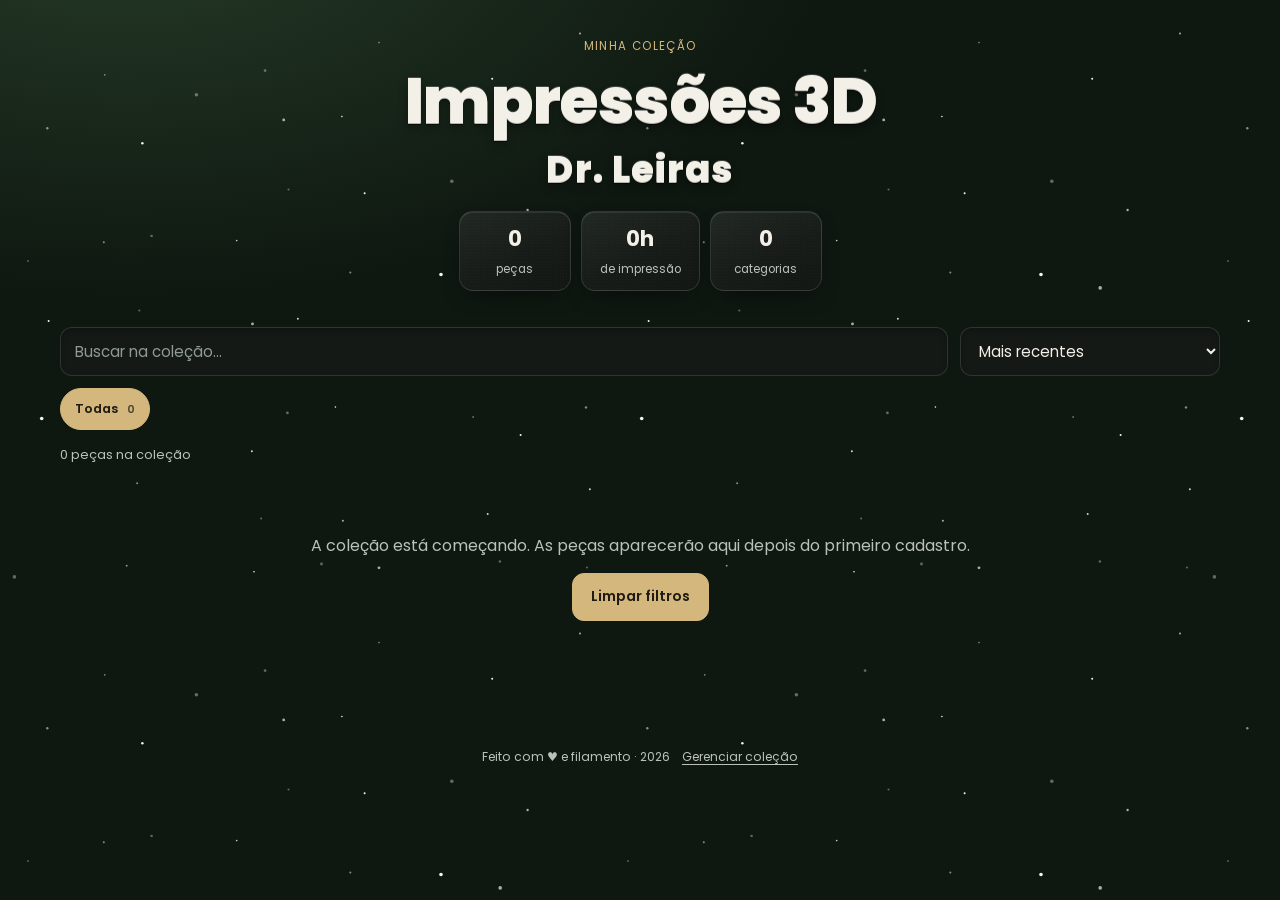
<file: index.html>
<!doctype html>
<html lang="pt-BR">
<head>
  <meta charset="utf-8">
  <meta name="viewport" content="width=device-width, initial-scale=1">
  <title>Impressões 3D - Dr. Leiras</title>
  <meta name="description" content="Coleção de peças impressos em 3D por Dr. Leiras.">
  <meta name="theme-color" content="#0e1710">
  <meta property="og:title" content="Impressões 3D - Dr. Leiras">
  <meta property="og:description" content="Coleção de peças impressos em 3D.">
  <link rel="icon" href="data:image/svg+xml,%3Csvg xmlns='http://www.w3.org/2000/svg' viewBox='0 0 100 100'%3E%3Ctext y='.9em' font-size='90'%3E🧸%3C/text%3E%3C/svg%3E">
  <link rel="preconnect" href="https://fonts.googleapis.com">
  <link href="https://fonts.googleapis.com/css2?family=Poppins:wght@400;500;600;700;800&display=swap" rel="stylesheet">
  <link rel="stylesheet" href="style.css?v=11">
</head>
<body>
  <header class="hero">
    <div class="hero-inner">
      <p class="eyebrow">Minha coleção</p>
      <h1><span class="l1">Impressões 3D</span><span class="l2">Dr. Leiras</span></h1>
      <div class="stats" id="stats"></div>
    </div>
  </header>

  <main>
    <section class="toolbar">
      <input id="search" type="search" placeholder="Buscar na coleção..." aria-label="Buscar por nome, categoria ou material">
      <div class="chips" id="chips"></div>
      <select id="sort" aria-label="Ordenar">
        <option value="recent">Mais recentes</option>
        <option value="name">Nome (A–Z)</option>
        <option value="time">Maior tempo de impressão</option>
      </select>
    </section>

    <p class="resultado" id="resultado" aria-live="polite"></p>
    <section class="grid" id="grid"></section>
    <div class="empty" id="empty" hidden>
      <p>Nenhuma peça encontrada.</p>
      <button class="limpar" id="limpar" type="button">Limpar filtros</button>
    </div>
  </main>

  <div class="lightbox" id="lightbox" role="dialog" aria-modal="true" aria-labelledby="pieceTitle" hidden>
    <div class="lb-card">
      <button class="lb-close" id="lbClose" aria-label="Fechar">×</button>
      <div class="lb-img" id="lbImg"></div>
      <div class="lb-info" id="lbInfo"></div>
    </div>
  </div>

  <footer>Feito com ♥ e filamento · <span id="year"></span><a href="admin.html">Gerenciar coleção</a></footer>

  <script src="data.js"></script>
  <script src="app.js?v=11"></script>
</body>
</html>
</file>
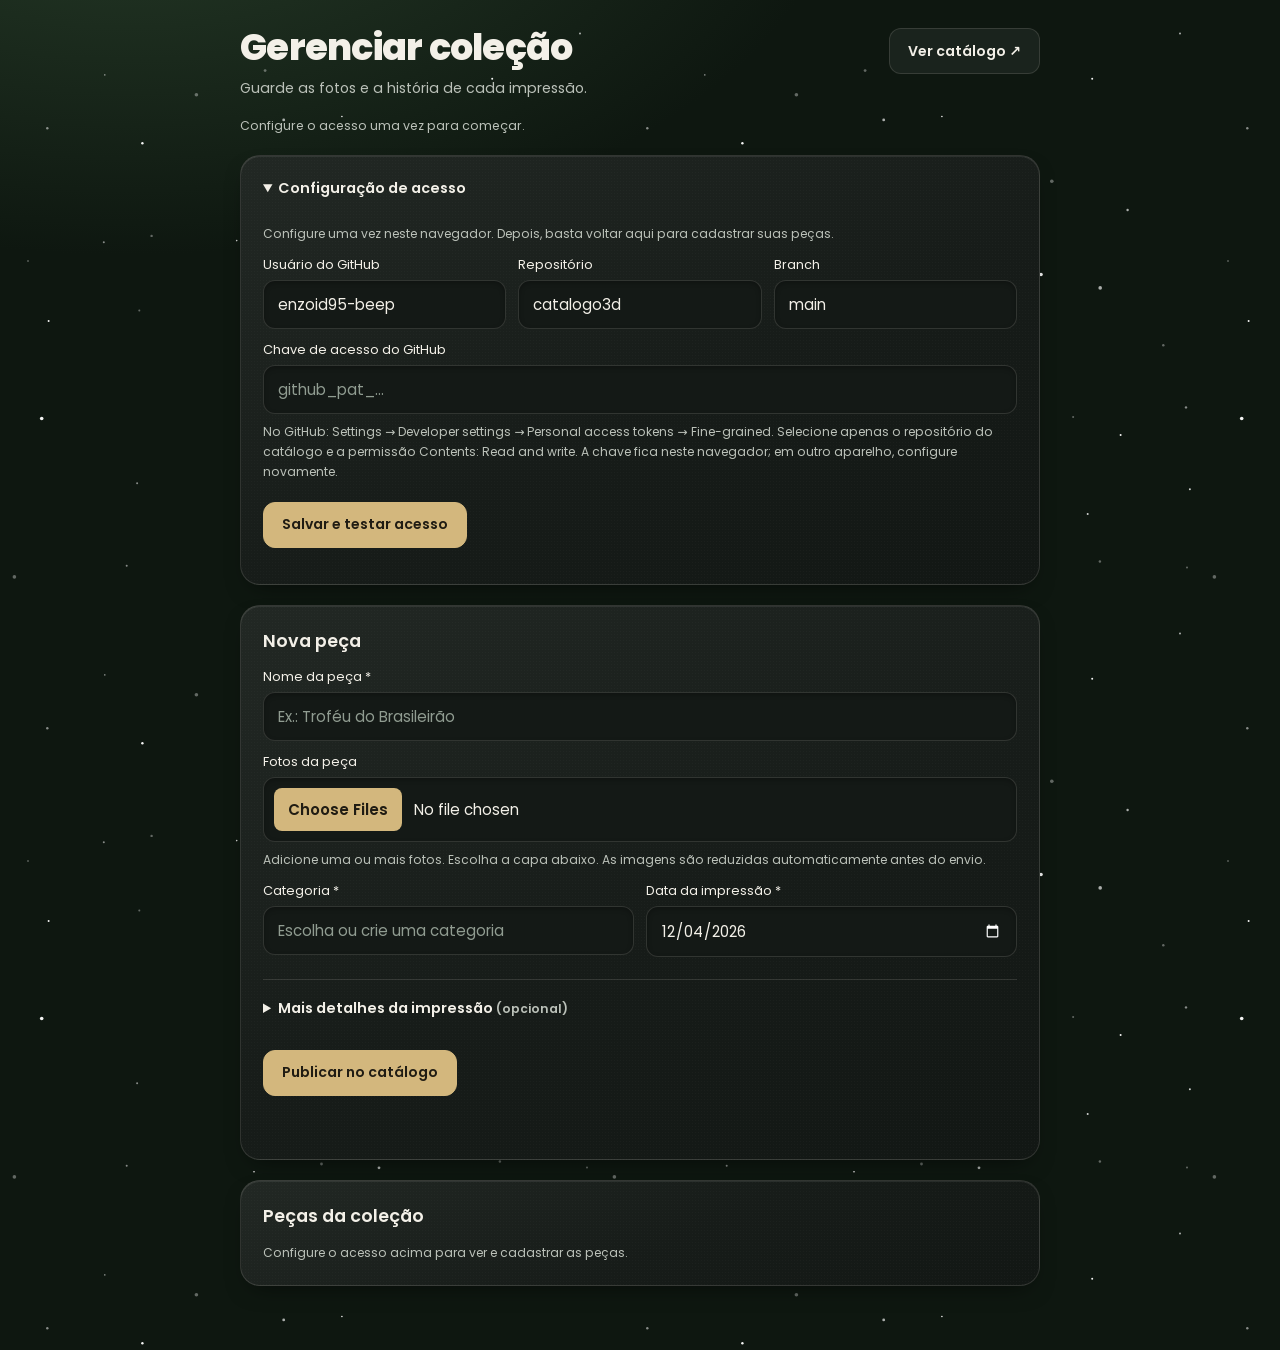
<file: admin.html>
<!doctype html>
<html lang="pt-BR">
<head>
  <meta charset="utf-8"><meta name="viewport" content="width=device-width, initial-scale=1">
  <meta name="robots" content="noindex"><meta name="theme-color" content="#0e1710">
  <title>Minha coleção · Impressões 3D - Dr. Leiras</title>
  <link rel="preconnect" href="https://fonts.googleapis.com">
  <link href="https://fonts.googleapis.com/css2?family=Poppins:wght@400;500;600;700;800&display=swap" rel="stylesheet">
  <link rel="stylesheet" href="style.css?v=11">
</head>
<body>
<div class="wrap">
  <header class="admin-header"><div><h1>Gerenciar coleção</h1><p class="sub">Guarde as fotos e a história de cada impressão.</p></div><a class="btn ghost" href="index.html">Ver catálogo ↗</a></header>
  <p class="connection-status" id="connectionStatus" role="status">Conferindo conexão…</p>
  <details class="panel" id="cfgPanel">
    <summary>Configuração de acesso</summary>
    <p class="hint">Configure uma vez neste navegador. Depois, basta voltar aqui para cadastrar suas peças.</p>
    <fieldset id="cfgFields">
      <div class="row3"><div><label for="cOwner">Usuário do GitHub</label><input id="cOwner" value="enzoid95-beep" autocomplete="off"></div><div><label for="cRepo">Repositório</label><input id="cRepo" value="catalogo3d" autocomplete="off"></div><div><label for="cBranch">Branch</label><input id="cBranch" value="main" autocomplete="off"></div></div>
      <label for="cToken">Chave de acesso do GitHub</label><input id="cToken" type="password" placeholder="github_pat_…" autocomplete="off">
      <p class="hint">No GitHub: Settings → Developer settings → Personal access tokens → Fine-grained. Selecione apenas o repositório do catálogo e a permissão Contents: Read and write. A chave fica neste navegador; em outro aparelho, configure novamente.</p>
      <div class="actions"><button class="btn" id="saveCfg" type="button">Salvar e testar acesso</button></div>
    </fieldset>
    <div class="log" id="cfgLog" role="status" aria-live="polite"></div>
  </details>
  <form class="panel" id="form">
    <h2 id="formTitulo">Nova peça</h2>
    <div class="draft-banner" id="draftBanner" hidden><span id="draftMessage"></span><button class="btn ghost" id="discardDraft" type="button">Descartar rascunho</button></div>
    <fieldset id="editor">
      <div class="edit-banner" id="editBanner" hidden><b id="editNome"></b><button class="btn ghost" id="cancelEdit" type="button">Cancelar edição</button></div>
      <div class="form-top">
        <label for="nome">Nome da peça *</label><input id="nome" required maxlength="180" placeholder="Ex.: Troféu do Brasileirão">
        <label for="fotos">Fotos da peça</label><input id="fotos" type="file" accept="image/*" multiple>
        <p class="hint">Adicione uma ou mais fotos. Escolha a capa abaixo. As imagens são reduzidas automaticamente antes do envio.</p>
        <div class="previews" id="previews"></div>
        <div class="cover-tools" id="coverTools" hidden>
          <h3>Como a capa aparece no catálogo</h3>
          <div class="cover-layout"><div class="cover-preview"><img id="coverPreview" alt="Prévia da capa"></div><div>
            <label for="capaModo">Enquadramento</label><select id="capaModo"><option value="contain">Foto inteira — sem cortes</option><option value="cover">Preencher o quadrado</option></select>
            <div class="cover-sliders" id="coverSliders" hidden><div><label for="capaX">Posição horizontal</label><input id="capaX" type="range" min="0" max="100" value="50"></div><div><label for="capaY">Posição vertical</label><input id="capaY" type="range" min="0" max="100" value="50"></div></div>
            <p class="hint">O enquadramento afeta só a capa. A galeria sempre mostra a foto inteira.</p>
          </div></div>
        </div>
        <div class="row"><div><label for="categoria">Categoria *</label><input id="categoria" list="cats" required maxlength="100" placeholder="Escolha ou crie uma categoria"><datalist id="cats"></datalist></div><div><label for="data">Data da impressão *</label><input id="data" type="date" required></div></div>
      </div>
      <details class="optional" id="moreDetails">
        <summary>Mais detalhes da impressão <span class="hint">(opcional)</span></summary>
        <label for="descricao">Sobre a peça</label><textarea id="descricao" maxlength="6000" placeholder="Conte a história dessa impressão, para quem foi feita…"></textarea>
        <div class="row"><div><label for="tempoH">Tempo: horas</label><input id="tempoH" type="number" min="0" max="100000" step="1" inputmode="numeric" placeholder="5"></div><div><label for="tempoM">Tempo: minutos</label><input id="tempoM" type="number" min="0" max="59" step="1" inputmode="numeric" placeholder="30"></div></div>
        <div class="row"><div><label for="material">Material / filamento</label><input id="material" list="materials" maxlength="150" placeholder="Ex.: PLA fosco preto"><datalist id="materials"><option value="PLA"><option value="PLA Matte"><option value="PETG"><option value="TPU"><option value="ABS"><option value="Resina"></datalist></div><div><label for="filamento">Filamento usado (gramas)</label><input id="filamento" type="number" min="0" step="0.1" inputmode="decimal" placeholder="Ex.: 85"></div></div>
        <label for="tamanho">Tamanho da peça</label><input id="tamanho" maxlength="150" placeholder="Ex.: 15 cm de altura ou 10 × 8 × 15 cm">
        <label for="modelo">Link do modelo original</label><input id="modelo" type="url" placeholder="https://…" maxlength="2000"><p class="hint">Pode ser um link do MakerWorld, Printables ou outro site.</p>
        <label for="observacoes">Observações da impressão</label><textarea id="observacoes" maxlength="6000" placeholder="Ex.: camada de 0,2 mm, suporte na base, o que funcionou e o que mudaria…"></textarea>
        <label for="tags">Palavras-chave</label><input id="tags" maxlength="500" placeholder="Ex.: articulado, presente, futebol"><p class="hint">Separe as palavras por vírgula. Os detalhes preenchidos aparecem na página da peça.</p>
        <label for="emoji">Símbolo para peças sem foto</label><input id="emoji" maxlength="16" placeholder="🧸">
      </details>
      <div class="actions"><button class="btn" id="send" type="submit">Publicar no catálogo</button></div>
    </fieldset>
    <p class="draft-status" id="draftStatus" role="status" aria-live="polite"></p>
    <div class="progress-box" id="publishProgress" hidden><p id="progressText" role="status" aria-live="polite"></p><progress id="progressBar" max="100" value="0" aria-label="Progresso da publicação"></progress></div>
    <div class="log" id="log" role="status" aria-live="polite"></div>
  </form>
  <section class="panel"><h2>Peças da coleção</h2><input id="buscaLista" type="search" placeholder="Buscar uma peça para editar…" aria-label="Buscar nas peças cadastradas" hidden><p class="total" id="total"></p><div id="list"><p class="hint">As peças aparecerão aqui depois de conectar.</p></div></section>
</div><div class="toast" id="toast" role="status" hidden></div>
<script>
const $=s=>document.querySelector(s);
const LS='catalogo-admin-cfg';
const FIELD_IDS=['nome','categoria','data','descricao','tempoH','tempoM','material','filamento','tamanho','modelo','observacoes','tags','emoji','capaModo','capaX','capaY'];
let cfg={owner:'enzoid95-beep',repo:'catalogo3d',branch:'main',token:''};
try{const saved=JSON.parse(localStorage.getItem(LS)||'{}');for(const k of Object.keys(cfg))if(typeof saved[k]==='string')cfg[k]=saved[k];}catch{}
let fotosForm=[],editando=null,bonecosCache=[],busy=false,loadingList=false;
let draftTimer,draftSerial=0,savedSerial=0,draftQueue=Promise.resolve(),dbPromise=null,draftAvailable=true;
let novoId=criarId();
function criarId(){return globalThis.crypto?.randomUUID?.()||'peca-'+Date.now().toString(36)+'-'+Math.random().toString(36).slice(2);}
function esc(t){return String(t??'').replace(/[&<>"']/g,c=>({'&':'&amp;','<':'&lt;','>':'&gt;','"':'&quot;',"'":'&#39;'}[c]));}
function normalizar(t){return String(t??'').normalize('NFD').replace(/[\u0300-\u036f]/g,'').toLowerCase();}
function slug(s){return normalizar(s).replace(/[^a-z0-9]+/g,'-').replace(/^-|-$/g,'')||'peca';}
function hoje(){const d=new Date();return `${d.getFullYear()}-${String(d.getMonth()+1).padStart(2,'0')}-${String(d.getDate()).padStart(2,'0')}`;}
function setLog(el,msg,cls=''){el.textContent=msg;el.className='log '+cls;}
function setConnection(msg,ok=false){$('#connectionStatus').textContent=msg;$('#connectionStatus').className='connection-status'+(ok?' ok':'');}
function aviso(msg){const t=$('#toast');t.textContent=msg;t.hidden=false;clearTimeout(aviso.timer);aviso.timer=setTimeout(()=>t.hidden=true,3500);}
function urlModelo(value){if(!value.trim())return '';let u;try{u=new URL(value.trim());}catch{throw new Error('Confira o link do modelo. Ele deve começar com https:// ou http://.');}if(!['https:','http:'].includes(u.protocol))throw new Error('Use um link do modelo com https:// ou http://.');return u.href;}
function fotosDe(b){return Array.isArray(b.fotos)&&b.fotos.length?b.fotos:(b.foto?[b.foto]:[]);}
function mesmaPeca(b,ref){return ref.id?b.id===ref.id:b.nome===ref.nome&&b.data===ref.data;}
function fingerprint(b){return JSON.stringify(b);}
function tempoDoForm(){const h=Number($('#tempoH').value)||0,m=Number($('#tempoM').value)||0;if(!Number.isInteger(h)||h<0||h>100000||!Number.isInteger(m)||m<0||m>59)throw new Error('Preencha o tempo com horas inteiras e minutos entre 0 e 59.');return $('#tempoH').value!==''||$('#tempoM').value!==''?(h*60+m)/60:undefined;}
function capaDoForm(){return {ajuste:$('#capaModo').value==='cover'?'cover':'contain',x:Number($('#capaX').value),y:Number($('#capaY').value)};}
function lock(value){busy=value;$('#editor').disabled=value;$('#cfgFields').disabled=value;$('#discardDraft').disabled=value;$('#list').querySelectorAll('button').forEach(b=>b.disabled=value);}
function progresso(msg,value){$('#publishProgress').hidden=false;$('#progressText').textContent=msg;$('#progressBar').value=value;}
/* Acesso já configurado fica recolhido, sem pedir a chave a cada cadastro. */
for(const [id,key] of [['cOwner','owner'],['cRepo','repo'],['cBranch','branch'],['cToken','token']])$('#'+id).value=cfg[key];
$('#data').value=hoje();$('#cfgPanel').open=!cfg.token;
async function gh(path,opts={}){
  const base=`https://api.github.com/repos/${encodeURIComponent(cfg.owner)}/${encodeURIComponent(cfg.repo)}`;
  const headers={Accept:'application/vnd.github+json',Authorization:'Bearer '+cfg.token,'X-GitHub-Api-Version':'2022-11-28'};
  if(opts.body)headers['Content-Type']='application/json';
  let r;try{r=await fetch(base+(path?'/'+path:''),{...opts,cache:'no-store',headers});}catch{throw new Error('Não foi possível conectar. Confira a internet e tente novamente.');}
  if(!r.ok){
    const msgs={401:'A chave de acesso não foi aceita. Confira a configuração de acesso.',403:'O acesso foi recusado. Confira a validade da chave e a permissão Contents: Read and write.',404:'Não encontrei o repositório ou arquivo. Confira usuário, repositório, branch e acesso.',409:'O catálogo foi alterado durante o envio. Recarregue a lista e tente novamente; seu rascunho foi mantido.',422:'O GitHub não aceitou os dados. Confira a configuração e tente novamente.'};
    const err=new Error(msgs[r.status]||`Não foi possível concluir o envio (erro ${r.status}). Tente novamente.`);err.status=r.status;throw err;
  }
  return r.status===204?null:r.json();
}
async function getFile(path){try{return await gh(`contents/${path.split('/').map(encodeURIComponent).join('/')}?ref=${encodeURIComponent(cfg.branch)}`);}catch(e){if(e.status===404)return null;throw e;}}
function putFile(path,content,message,sha){return gh('contents/'+path.split('/').map(encodeURIComponent).join('/'),{method:'PUT',body:JSON.stringify({message,content,branch:cfg.branch,...(sha?{sha}:{})})});}
function utf8ToB64(s){const bytes=new TextEncoder().encode(s);let binary='';for(const b of bytes)binary+=String.fromCharCode(b);return btoa(binary);}
function b64ToUtf8(b){return new TextDecoder().decode(Uint8Array.from(atob(b.replace(/\s/g,'')),c=>c.charCodeAt(0)));}
async function lerBonecos(){
  const f=await getFile('data.js');if(!f)return {arr:[],sha:null};
  if(!f.content)throw new Error('O catálogo não pôde ser lido. Tente novamente.');
  const txt=b64ToUtf8(f.content),m=txt.match(/const BONECOS\s*=\s*(\[[\s\S]*\])\s*;?\s*$/);
  if(!m)throw new Error('O arquivo do catálogo está em um formato inesperado.');
  let arr;try{arr=JSON.parse(m[1]);}catch{throw new Error('Não consegui ler os dados do catálogo. O arquivo deve conter uma lista JSON válida.');}
  if(!Array.isArray(arr))throw new Error('O catálogo deve conter uma lista de peças.');return {arr,sha:f.sha};
}
const gerarDataJs=arr=>'// Lista de peças. Atualizada pela página admin.html.\nconst BONECOS = '+JSON.stringify(arr,null,2)+';\n';
function redimensionar(file,max=2000){return new Promise((resolve,reject)=>{
  const url=URL.createObjectURL(file),img=new Image();
  img.onload=()=>{try{
    const k=Math.min(1,max/Math.max(img.naturalWidth,img.naturalHeight));const c=document.createElement('canvas');c.width=Math.max(1,Math.round(img.naturalWidth*k));c.height=Math.max(1,Math.round(img.naturalHeight*k));
    const ctx=c.getContext('2d');if(!ctx)throw new Error('Este navegador não conseguiu preparar as fotos.');
    ctx.fillStyle='#f3f0e8';ctx.fillRect(0,0,c.width,c.height);ctx.drawImage(img,0,0,c.width,c.height);resolve(c.toDataURL('image/jpeg',.9).split(',')[1]);
  }catch(e){reject(e);}finally{URL.revokeObjectURL(url);}};
  img.onerror=()=>{URL.revokeObjectURL(url);reject(new Error(`Não consegui abrir a foto “${file.name}”. Tente enviar em JPG, PNG ou WebP.`));};img.src=url;
});}
function atualizarCapa(){
  const f=fotosForm[0];$('#coverTools').hidden=!f;$('#coverSliders').hidden=$('#capaModo').value!=='cover';
  const im=$('#coverPreview');if(!f){im.removeAttribute('src');return;}
  const src=f.url||f.old||f.path;if(im.getAttribute('src')!==src)im.src=src;
  const c=capaDoForm();im.style.objectFit=c.ajuste;im.style.objectPosition=`${c.x}% ${c.y}%`;
}
function renderPrev(){
  $('#previews').innerHTML=fotosForm.map((f,i)=>`<div class="pv ${i===0?'capa':''}"><img src="${esc(f.url||f.old||f.path)}" alt="Foto ${i+1}"><div class="pv-actions">${i!==0?`<button type="button" data-cap="${i}" aria-label="Usar foto ${i+1} como capa">Usar capa</button>`:''}<button type="button" class="rm" data-rm="${i}" aria-label="Remover foto ${i+1}">Remover</button></div>${i===0?'<span class="tg">Capa da peça</span>':''}</div>`).join('');
  atualizarCapa();
}
$('#fotos').addEventListener('change',e=>{
  if(busy)return;
  const rejeitadas=[];
  for(const file of e.target.files){if(!file.type.startsWith('image/')){rejeitadas.push(file.name);continue;}fotosForm.push({file,url:URL.createObjectURL(file)});}
  e.target.value='';renderPrev();agendarRascunho();
  if(rejeitadas.length)setLog($('#log'),'Escolha apenas arquivos de imagem. Alguns arquivos não foram adicionados.','err');
});
$('#previews').addEventListener('click',e=>{
  if(busy)return;const r=e.target.closest('[data-rm]'),m=e.target.closest('[data-cap]');
  if(r){const [f]=fotosForm.splice(Number(r.dataset.rm),1);if(f?.url)URL.revokeObjectURL(f.url);}
  if(m){const [f]=fotosForm.splice(Number(m.dataset.cap),1);if(f)fotosForm.unshift(f);$('#capaX').value=50;$('#capaY').value=50;}
  if(r||m){renderPrev();agendarRascunho();}
});
for(const id of ['capaModo','capaX','capaY'])$('#'+id).addEventListener('input',atualizarCapa);
/* Rascunho local: IndexedDB guarda também as fotos. Texto tem cópia de reserva. */
function draftKey(){return `catalogo-draft:${cfg.owner}/${cfg.repo}/${cfg.branch}`;}
function abrirDB(){
  if(dbPromise)return dbPromise;
  dbPromise=new Promise((resolve,reject)=>{
    if(typeof indexedDB==='undefined'){reject(new Error('Armazenamento indisponível'));return;}
    const req=indexedDB.open('catalogo3d-rascunhos',1);
    req.onupgradeneeded=()=>{if(!req.result.objectStoreNames.contains('drafts'))req.result.createObjectStore('drafts');};
    req.onsuccess=()=>{const db=req.result;db.onversionchange=()=>db.close();resolve(db);};req.onerror=()=>reject(req.error);req.onblocked=()=>reject(new Error('Rascunhos bloqueados por outra aba.'));
  });return dbPromise;
}
async function dbAction(action,value,key=draftKey()){
  const db=await abrirDB();return new Promise((resolve,reject)=>{
    const tx=db.transaction('drafts',action==='get'?'readonly':'readwrite'),store=tx.objectStore('drafts');let req,result;
    if(action==='get')req=store.get(key);else if(action==='put')req=store.put(value,key);else req=store.delete(key);
    req.onsuccess=()=>{result=req.result;};tx.oncomplete=()=>resolve(result);tx.onerror=()=>reject(tx.error);tx.onabort=()=>reject(tx.error||new Error('Não foi possível salvar o rascunho.'));
  });
}
function snapshot(){return {values:Object.fromEntries(FIELD_IDS.map(id=>[id,$('#'+id).value])),photos:fotosForm.map(f=>({old:f.old,path:f.path,file:f.file})),edit:editando,novoId,updated:Date.now()};}
function hasWork(s){return Boolean(s?.edit||s?.photos?.length||FIELD_IDS.some(id=>!['data','capaModo','capaX','capaY'].includes(id)&&String(s?.values?.[id]||'').trim()));}
function textoReserva(state){return {...state,photos:state.photos.map(f=>({old:f.old,path:f.path,missing:!!f.file,name:f.file?.name})),textOnly:true};}
function agendarRascunho(){if(busy)return;draftSerial++;$('#draftStatus').className='draft-status';$('#draftStatus').textContent='Salvando rascunho…';clearTimeout(draftTimer);draftTimer=setTimeout(salvarRascunho,450);}
function salvarRascunho(){
  clearTimeout(draftTimer);const state=snapshot(),serial=draftSerial,key=draftKey();
  draftQueue=draftQueue.catch(()=>{}).then(async()=>{
    let textSaved=false;
    try{if(hasWork(state))localStorage.setItem(key,JSON.stringify(textoReserva(state)));else localStorage.removeItem(key);textSaved=true;}catch{}
    try{if(hasWork(state))await dbAction('put',state,key);else await dbAction('delete',null,key);
      draftAvailable=true;savedSerial=Math.max(savedSerial,serial);
      if(serial===draftSerial){$('#draftStatus').className='draft-status';$('#draftStatus').textContent=hasWork(state)?'Rascunho salvo neste navegador, incluindo as fotos.':'';}
    }catch{
      draftAvailable=false;
      if(textSaved)savedSerial=Math.max(savedSerial,serial);
      if(serial===draftSerial){$('#draftStatus').className='draft-status err';$('#draftStatus').textContent=textSaved?'Texto salvo. As fotos novas não puderam ser guardadas; se fechar a página, será preciso adicioná-las novamente.':'Não consegui salvar o rascunho neste navegador. Mantenha a página aberta até concluir o cadastro.';}
    }
  });return draftQueue;
}
async function apagarRascunho(){
  clearTimeout(draftTimer);await draftQueue;const key=draftKey();
  // A marca de descarte impede recuperar uma cópia antiga se IndexedDB falhar.
  let cleared=false;
  try{localStorage.setItem(key,JSON.stringify({cleared:true,updated:Date.now(),values:{},photos:[]}));cleared=true;}catch{}
  try{await dbAction('delete',null,key);cleared=true;try{localStorage.removeItem(key);}catch{}}catch{}
  if(!cleared)throw new Error('O navegador não conseguiu descartar o rascunho.');
  draftSerial=0;savedSerial=0;$('#draftBanner').hidden=true;$('#draftStatus').textContent='';
}
function liberarFotos(){fotosForm.forEach(f=>{if(f.url)URL.revokeObjectURL(f.url);});fotosForm=[];}
function resetForm(){
  liberarFotos();$('#form').reset();editando=null;novoId=criarId();$('#data').value=hoje();$('#editBanner').hidden=true;$('#formTitulo').textContent='Nova peça';$('#send').textContent='Publicar no catálogo';$('#moreDetails').open=false;renderPrev();
}
async function restaurarRascunho(){
  let s;try{s=await dbAction('get');}catch{draftAvailable=false;}
  let backup;try{backup=JSON.parse(localStorage.getItem(draftKey())||'null');}catch{}
  if(backup&&(!s||backup.updated>s.updated))s=backup;
  if(!s||s.cleared||!hasWork(s))return;
  novoId=typeof s.novoId==='string'?s.novoId:criarId();
  for(const id of FIELD_IDS)if(typeof s.values?.[id]==='string')$('#'+id).value=s.values[id];
  editando=s.edit||null;let missing=0;
  fotosForm=(s.photos||[]).flatMap(f=>{if(f.missing){if(f.path)return [{old:f.path}];missing++;return [];}if(f.file instanceof Blob)return [{...f,url:URL.createObjectURL(f.file)}];return f.old||f.path?[{...f}]:[];});
  if(editando){$('#formTitulo').textContent='Editar peça';$('#send').textContent='Salvar alterações';$('#editBanner').hidden=false;$('#editNome').textContent='Editando: '+editando.nome;}
  renderPrev();$('#draftBanner').hidden=false;$('#draftMessage').textContent='Rascunho recuperado de '+new Date(s.updated).toLocaleString('pt-BR',{day:'2-digit',month:'2-digit',hour:'2-digit',minute:'2-digit'})+'.';
  $('#draftStatus').textContent=missing?`${missing} foto(s) nova(s) não foram guardadas. Adicione novamente antes de publicar.`:'Você pode continuar de onde parou.';$('#draftStatus').className='draft-status'+(missing?' err':'');
}
$('#form').addEventListener('input',e=>{if(e.target.id!=='fotos')agendarRascunho();});
$('#form').addEventListener('change',e=>{if(e.target.id!=='fotos')agendarRascunho();});
$('#discardDraft').addEventListener('click',async()=>{if(busy||!confirm('Descartar este rascunho? As peças já publicadas continuarão no catálogo.'))return;lock(true);try{await apagarRascunho();resetForm();setLog($('#log'),'');aviso('Rascunho descartado');}catch(e){setLog($('#log'),e.message,'err');}finally{lock(false);}});
$('#cancelEdit').addEventListener('click',async()=>{if(busy||!confirm('Cancelar a edição e descartar este rascunho?'))return;lock(true);try{await apagarRascunho();resetForm();setLog($('#log'),'');}catch(e){setLog($('#log'),e.message,'err');}finally{lock(false);}});
window.addEventListener('beforeunload',e=>{if(busy||draftSerial>savedSerial||(!draftAvailable&&fotosForm.some(f=>f.file))){e.preventDefault();e.returnValue='';}});

const CATEGORIAS_PADRAO = [
  "Animais","Anime e Mangá","Arquitetura","Arte e Esculturas","Aviões","Brinquedos","Bustos e Retratos",
  "Carros e Veículos","Chaveiros","Cosplay","Criaturas Marinhas","Decoração","Desenhos Animados",
  "Dinossauros","Dragões","Esportes","Família","Fantasia","Ferramentas e Suportes","Filmes e Séries",
  "Futebol","Games","Guerreiros e Medieval","Halloween","Heróis e Vilões","Insetos","Instrumentos Musicais",
  "Miniaturas de RPG","Monstros","Música","Natal","Naves Espaciais","Pets","Piratas","Plantas e Vasos",
  "Presentes","Páscoa","Robôs","Sci-fi","Terror","Utilidades"
];

function montarCategorias(extras=[]){const todas=[...new Set([...CATEGORIAS_PADRAO,...extras.filter(Boolean)])].sort((a,b)=>a.localeCompare(b,'pt-BR'));$('#cats').innerHTML=todas.map(c=>`<option value="${esc(c)}">`).join('');}
function desenharLista(){
  const q=normalizar($('#buscaLista').value.trim());
  const itens=bonecosCache.map((b,i)=>({b,i})).filter(({b})=>normalizar([b.nome,b.categoria,b.material,...(b.tags||[])].join(' ')).includes(q)).sort((x,y)=>String(y.b.data||'').localeCompare(String(x.b.data||'')));
  $('#total').textContent=`${bonecosCache.length} ${bonecosCache.length===1?'peça cadastrada':'peças cadastradas'}`+(q?` · ${itens.length} encontrada(s)`: '');
  if(!itens.length){$('#list').innerHTML=`<p class="hint">${q?'Nenhuma peça encontrada.':'Sua primeira peça pode ser cadastrada no formulário acima.'}</p>`;return;}
  $('#list').innerHTML=itens.map(({b,i})=>{
    const cap=fotosDe(b)[0];
    return `<div class="item">${cap?`<img src="${esc(cap)}" alt="${esc(b.nome)}" loading="lazy">`:`<div class="mini">${esc(b.emoji||'🧸')}</div>`}<b>${esc(b.nome)}<small>${esc(b.categoria)} · ${fotosDe(b).length} foto(s) · ${esc(b.data||'')}</small></b><div class="acoes"><button type="button" class="btn ghost" data-edit="${i}">Editar</button><button type="button" class="btn danger" data-delete="${i}">Excluir</button></div></div>`;
  }).join('');
  $('#list').querySelectorAll('img').forEach(im=>im.addEventListener('error',()=>{const d=document.createElement('div');d.className='mini';d.textContent='🧸';im.replaceWith(d);},{once:true}));
  if(busy)$('#list').querySelectorAll('button').forEach(b=>b.disabled=true);
}
async function carregarLista(){
  if(!cfg.token){$('#list').innerHTML='<p class="hint">Configure o acesso acima para ver e cadastrar as peças.</p>';setConnection('Configure o acesso uma vez para começar.');return;}
  loadingList=true;$('#list').innerHTML='<p class="hint">Carregando peças…</p>';
  try{const {arr}=await lerBonecos();bonecosCache=arr;montarCategorias(arr.map(b=>b.categoria));$('#buscaLista').hidden=!arr.length;desenharLista();setConnection('Acesso configurado · pronto para cadastrar',true);}
  catch(e){$('#list').innerHTML=`<p class="log err">${esc(e.message)}</p>`;setConnection('Não foi possível carregar a coleção. Confira o acesso.');$('#cfgPanel').open=true;}
  finally{loadingList=false;}
}
function indiceOriginal(arr,ref){const indices=arr.map((b,i)=>mesmaPeca(b,ref)?i:-1).filter(i=>i>=0);if(indices.length!==1)throw new Error('Não consegui identificar a peça com segurança. Recarregue a lista antes de editar.');const i=indices[0];if(ref.original&&fingerprint(arr[i])!==fingerprint(ref.original))throw new Error('Essa peça foi alterada em outra aba ou aparelho. Seu rascunho foi mantido. Recarregue a lista para conferir a versão atual antes de editar.');return i;}
async function editarPeca(i){
  const b=bonecosCache[i];if(!b||busy||loadingList)return;
  if(hasWork(snapshot())&&!confirm('Trocar para a edição desta peça e descartar o rascunho atual?'))return;
  lock(true);
  try{
    await apagarRascunho();resetForm();setLog($('#log'),'');$('#publishProgress').hidden=true;
    editando={id:b.id,nome:b.nome,data:b.data,original:JSON.parse(JSON.stringify(b)),fotos:[...fotosDe(b)]};
    for(const id of ['nome','categoria','data','descricao','material','filamento','tamanho','modelo','observacoes','emoji'])$('#'+id).value=b[id]??'';
    const total=Math.max(0,Math.round((Number(b.tempo)||0)*60));$('#tempoH').value=b.tempo!=null?Math.floor(total/60):'';$('#tempoM').value=b.tempo!=null?total%60:'';
    $('#tags').value=(b.tags||[]).join(', ');const c=b.capa||{};$('#capaModo').value=c.ajuste==='cover'?'cover':'contain';$('#capaX').value=c.x??50;$('#capaY').value=c.y??50;
    fotosForm=fotosDe(b).map(old=>({old}));renderPrev();$('#formTitulo').textContent='Editar peça';$('#send').textContent='Salvar alterações';$('#editBanner').hidden=false;$('#editNome').textContent='Editando: '+b.nome;
  }catch(e){setLog($('#log'),e.message,'err');return;}finally{lock(false);}
  agendarRascunho();$('#form').scrollIntoView({behavior:matchMedia('(prefers-reduced-motion: reduce)').matches?'auto':'smooth',block:'start'});$('#nome').focus({preventScroll:true});
}
async function removerFotosSemUso(paths,arr,nome){
  const emUso=new Set(arr.flatMap(fotosDe));let falhas=0;
  for(const path of new Set(paths)){if(!path?.startsWith('fotos/')||emUso.has(path))continue;
    try{const f=await getFile(path);if(f)await gh('contents/'+path.split('/').map(encodeURIComponent).join('/'),{method:'DELETE',body:JSON.stringify({message:`Remove foto de ${nome}`,sha:f.sha,branch:cfg.branch})});}catch{falhas++;}
  }return falhas;
}
$('#buscaLista').addEventListener('input',desenharLista);
$('#list').addEventListener('click',async e=>{
  if(busy||loadingList)return;const ed=e.target.closest('[data-edit]');if(ed)return editarPeca(Number(ed.dataset.edit));
  const btn=e.target.closest('[data-delete]');if(!btn)return;
  const b=bonecosCache[Number(btn.dataset.delete)];if(!b)return;
  if(!confirm(`Excluir “${b.nome}” da coleção? Esta ação não pode ser desfeita pelo catálogo.`))return;
  lock(true);btn.textContent='Excluindo…';
  try{
    const {arr,sha}=await lerBonecos(),i=indiceOriginal(arr,{id:b.id,nome:b.nome,data:b.data,original:b});const [rem]=arr.splice(i,1);
    await putFile('data.js',utf8ToB64(gerarDataJs(arr)),`Remove ${rem.nome}`,sha);
    const falhas=await removerFotosSemUso(fotosDe(rem),arr,rem.nome);
    if(editando&&mesmaPeca(rem,editando)){await apagarRascunho();resetForm();}
    await carregarLista();setLog($('#log'),'Peça excluída. A atualização do catálogo pode levar alguns minutos.'+(falhas?' Algumas fotos antigas não puderam ser removidas do repositório.':''),'ok');aviso('Peça excluída');
  }catch(err){setLog($('#log'),err.message,'err');btn.textContent='Excluir';}
  finally{lock(false);}
});
$('#saveCfg').addEventListener('click',async()=>{
  if(busy)return;
  const next={owner:$('#cOwner').value.trim(),repo:$('#cRepo').value.trim(),branch:$('#cBranch').value.trim()||'main',token:$('#cToken').value.trim()};
  if(!/^[A-Za-z0-9_.-]+$/.test(next.owner)||!/^[A-Za-z0-9_.-]+$/.test(next.repo)||!next.token){setLog($('#cfgLog'),'Preencha o usuário, o repositório e a chave de acesso.','err');return;}
  const prev={...cfg},changed=next.owner!==cfg.owner||next.repo!==cfg.repo||next.branch!==cfg.branch;
  lock(true);setLog($('#cfgLog'),'Conferindo acesso…');
  try{
    await salvarRascunho();cfg=next;
    const r=await gh('');if(r.permissions?.push===false)throw new Error('A chave permite apenas leitura. Ative a permissão Contents: Read and write.');
    const branch=await gh('branches/'+encodeURIComponent(cfg.branch));if(!branch?.name)throw new Error('Não consegui confirmar a branch informada.');
    let saved=true;try{localStorage.setItem(LS,JSON.stringify(cfg));}catch{saved=false;}
    setLog($('#cfgLog'),saved?'Acesso configurado neste navegador.':'Acesso válido nesta sessão. O navegador não permitiu guardar a configuração.','ok');$('#cfgPanel').open=false;
    if(changed){resetForm();$('#draftBanner').hidden=true;$('#draftStatus').textContent='';draftSerial=0;savedSerial=0;await restaurarRascunho();}
    await carregarLista();
  }catch(e){cfg=prev;setLog($('#cfgLog'),e.message,'err');setConnection('Confira a configuração de acesso.');}
  finally{lock(false);}
});
$('#form').addEventListener('submit',async e=>{
  e.preventDefault();if(busy)return;
  const log=$('#log');
  if(!$('#form').reportValidity())return;
  if(!cfg.token){setLog(log,'Configure o acesso acima antes de publicar. Seu rascunho continua neste navegador.','err');$('#cfgPanel').open=true;$('#cfgPanel').scrollIntoView({block:'start',behavior:'smooth'});return;}
  let campos;
  try{
    const nome=$('#nome').value.trim(),categoria=$('#categoria').value.trim();if(!nome||!categoria)throw new Error('Preencha o nome e a categoria da peça.');
    campos={nome,categoria,data:$('#data').value,emoji:$('#emoji').value.trim()||undefined,tempo:tempoDoForm(),descricao:$('#descricao').value.trim(),material:$('#material').value.trim(),filamento:$('#filamento').value!==''?Number($('#filamento').value):undefined,tamanho:$('#tamanho').value.trim(),modelo:urlModelo($('#modelo').value),observacoes:$('#observacoes').value.trim(),tags:[...new Set($('#tags').value.split(',').map(t=>t.trim()).filter(Boolean))],capa:capaDoForm()};
  }catch(e){setLog(log,e.message,'err');return;}
  lock(true);setLog(log,'');progresso('Conferindo o cadastro…',5);
  const wasEditing=!!editando;
  let committed=false;
  try{
    await salvarRascunho();
    const initial=await lerBonecos();if(editando)indiceOriginal(initial.arr,editando);
    const novas=fotosForm.filter(f=>f.file&&!f.path),base=slug(campos.nome)+'-'+Date.now().toString(36)+'-'+Math.random().toString(36).slice(2,6);
    let n=0;
    for(const f of novas){
      n++;progresso(`Preparando foto ${n} de ${novas.length}…`,10+(n-1)/Math.max(1,novas.length)*60);
      const b64=await redimensionar(f.file),path=`fotos/${base}-${n}.jpg`;
      progresso(`Enviando foto ${n} de ${novas.length}…`,15+(n-1)/Math.max(1,novas.length)*60);
      await putFile(path,b64,`Adiciona foto de ${campos.nome}`);f.path=path;
      draftSerial++;await salvarRascunho();
    }
    const finais=fotosForm.map(f=>f.old||f.path).filter(Boolean);
    progresso('Salvando a peça no catálogo…',80);
    const {arr,sha}=await lerBonecos();let removidas=[];
    if(editando){const idx=indiceOriginal(arr,editando);removidas=fotosDe(arr[idx]).filter(p=>!finais.includes(p));arr[idx]={...arr[idx],...campos,fotos:finais.length?finais:undefined,foto:undefined};}
    else {
      if(arr.some(b=>b.id===novoId))throw new Error('Esta peça já foi salva no catálogo. Confira a lista antes de publicar novamente.');
      arr.push({id:novoId,cor:'#d3b77d',...campos,...(finais.length?{fotos:finais}:{})});
    }
    await putFile('data.js',utf8ToB64(gerarDataJs(arr)),`${wasEditing?'Edita':'Adiciona'} ${campos.nome}`,sha);committed=true;
    progresso('Cadastro salvo. Finalizando…',95);
    const falhas=await removerFotosSemUso(removidas,arr,campos.nome);
    let draftNotice='';try{await apagarRascunho();}catch{draftNotice=' O navegador não conseguiu remover a cópia do rascunho. Se ela voltar, descarte-a; esta peça já está salva.';}
    resetForm();progresso('Cadastro enviado com sucesso',100);
    setLog(log,`${wasEditing?'Alterações salvas!':'Peça cadastrada!'} O catálogo pode levar alguns minutos para atualizar. Se ainda não aparecer, aguarde e atualize a página.`+(falhas?' Algumas fotos antigas permaneceram no repositório.':'')+draftNotice,'ok');aviso(wasEditing?'Alterações salvas':'Peça cadastrada');
    await carregarLista();
  }catch(err){
    if(committed){setLog(log,'A peça foi salva, mas não consegui finalizar todas as etapas. Confira a lista antes de tentar publicar novamente.','ok');}
    else {progresso('Envio interrompido — você pode tentar novamente',0);setLog(log,err.message+' O formulário foi mantido.','err');}
  }finally{lock(false);}
});
montarCategorias();
(async()=>{lock(true);try{await restaurarRascunho();await carregarLista();}catch(e){setLog($('#log'),e.message,'err');}finally{lock(false);}})();

</script>
</body>
</html>
</file>
<file: style.css>
:root{
  color-scheme:dark;
  --bg:#0e1710;--bg2:#141916;--card:#171c19;
  --text:#f3f0e8;--muted:#bbc1b9;--accent:#d3b77d;--accent-ink:#201c13;
  --border:rgba(243,240,232,.13);--radius:20px;
  --c1:var(--accent);--c2:var(--accent);--c3:#a9c6ad;--c4:var(--accent);
  --surface:radial-gradient(circle,rgba(255,255,255,.025) .6px,transparent .8px) 0 0/3px 3px,
            linear-gradient(155deg,#222824,#171c19 55%,#121714);
}
*{box-sizing:border-box;margin:0;padding:0}
[hidden]{display:none!important}
body{
  font-family:'Poppins',system-ui,sans-serif;color:var(--text);min-height:100vh;
  background:url(bg.svg?v=3) 0 0/600px 600px repeat,
    radial-gradient(1100px 600px at 10% -10%,#263b28,transparent 65%),var(--bg);
}
button,input,select,textarea{font:inherit}
fieldset{border:0;min-width:0;padding:0;margin:0}
button,a,input,select,textarea{-webkit-tap-highlight-color:transparent}
button{cursor:pointer}button:disabled{cursor:wait;opacity:.65}
a{color:var(--accent);text-underline-offset:3px}
button:focus-visible,a:focus-visible,summary:focus-visible,[tabindex]:focus-visible{outline:2px solid var(--accent);outline-offset:4px}
input,select,textarea{
  width:100%;min-width:0;background:var(--bg2);color:var(--text);
  border:1px solid var(--border);border-radius:12px;padding:12px 14px;font-size:.94rem;
  box-shadow:inset 0 2px 5px rgba(0,0,0,.25);outline:none;
}
input:focus,select:focus,textarea:focus{border-color:var(--accent);box-shadow:0 0 0 3px rgba(211,183,125,.12)}
input::placeholder,textarea::placeholder{color:#909c91;opacity:1}
select option{background:var(--bg2);color:var(--text)}
textarea{resize:vertical;min-height:100px}input[type=range]{padding:0;box-shadow:none;accent-color:var(--accent);height:32px}
input[type=file]{padding:10px}input[type=file]::file-selector-button{border:0;border-radius:8px;background:var(--accent);color:var(--accent-ink);font:inherit;font-weight:600;padding:10px 14px;margin-right:12px;cursor:pointer}
.hero{padding:32px 20px 14px;text-align:center}.hero-inner{max-width:900px;margin:auto}
.eyebrow{display:inline-block;color:var(--accent);font-size:.72rem;letter-spacing:.12em;text-transform:uppercase;margin-bottom:12px}
h1{display:flex;flex-direction:column;align-items:center;gap:.22em;font-size:clamp(2.15rem,6vw,4rem);line-height:1.07;font-weight:800;letter-spacing:-.025em}
h1 span{display:block;color:var(--text);text-shadow:0 -1px 0 rgba(255,255,255,.2),0 1px 0 #b4b2ac,0 2px 0 rgba(0,0,0,.5),0 5px 10px rgba(0,0,0,.3)}
h1 .l2{font-size:.58em;letter-spacing:.03em}.sub{color:var(--muted);margin-top:10px;font-size:.94rem;line-height:1.65}
.stats{display:flex;justify-content:center;gap:10px;flex-wrap:wrap;margin-top:22px}
.card,.stat,.lb-card,.panel{background:var(--surface);border:1px solid var(--border);box-shadow:inset 0 1px 0 rgba(255,255,255,.08),0 10px 24px -12px rgba(0,0,0,.65)}
.stat{border-radius:14px;padding:10px 18px;min-width:112px}.stat b{display:block;font-size:1.35rem;font-weight:700}.stat small{color:var(--muted);font-size:.73rem}
main{max-width:1200px;margin:auto;padding:10px 20px 48px}
.toolbar{display:flex;flex-wrap:wrap;gap:12px;align-items:center;margin:12px 0 16px}
#search{flex:1 1 280px}#sort{flex:0 1 260px;min-height:48px}.chips{display:flex;flex-wrap:wrap;gap:8px;flex-basis:100%;order:3}
.chip{border:1px solid var(--border);background:#171e19;color:var(--muted);padding:9px 14px;min-height:42px;border-radius:999px;font-size:.8rem;transition:background .18s,color .18s}
.chip:hover{border-color:var(--accent);color:var(--text)}.chip.active{color:var(--accent-ink);background:var(--accent);border-color:var(--accent);font-weight:600}.chip small{margin-left:6px;opacity:.75}
.resultado{font-size:.8rem;color:var(--muted);margin-bottom:16px;min-height:1.2em}
.grid{display:grid;grid-template-columns:repeat(auto-fill,minmax(250px,1fr));gap:20px}
.card{border-radius:var(--radius);overflow:hidden;display:flex;flex-direction:column;cursor:pointer;transition:transform .2s,box-shadow .2s}
@media(hover:hover){.card:hover{transform:translateY(-4px);box-shadow:inset 0 1px 0 rgba(255,255,255,.12),0 18px 32px -12px rgba(0,0,0,.8)}}
.thumb{aspect-ratio:1;position:relative;overflow:hidden;background:#101612;border-bottom:1px solid rgba(255,255,255,.05)}
.thumb img{width:100%;height:100%;display:block;object-fit:contain}.ph{display:grid;place-items:center;width:100%;height:100%;min-height:100px;font-size:4rem;background:radial-gradient(ellipse at top,#304332,#142017)}
.body{display:flex;flex-direction:column;gap:10px;padding:16px 18px 18px;flex:1}.body h3{font-size:1rem;line-height:1.5;font-weight:600;overflow-wrap:anywhere}.piece-category{color:var(--accent);font-size:.75rem}.meta{display:flex;gap:8px;flex-wrap:wrap;margin-top:auto}
.pill{display:inline-block;padding:5px 10px;border:1px solid rgba(255,255,255,.06);border-radius:999px;font-size:.7rem;color:var(--muted);background:#202923}
.tags{display:flex;gap:6px;flex-wrap:wrap}.tag{color:var(--muted);font-size:.74rem;overflow-wrap:anywhere}
.novo,.count,.counter{position:absolute;z-index:1;border-radius:999px;padding:5px 10px;font-size:.7rem;font-weight:600;background:rgba(14,23,16,.93);color:var(--text);border:1px solid var(--border)}
.novo{top:12px;left:12px;color:var(--accent)}.count{top:12px;right:12px}.counter{bottom:12px;right:12px}.empty{text-align:center;padding:52px 12px;color:var(--muted);line-height:1.7}
.btn,.limpar,.lb-nav button{
  display:inline-flex;justify-content:center;align-items:center;gap:8px;min-height:46px;padding:11px 18px;border:1px solid var(--accent);border-radius:12px;background:var(--accent);color:var(--accent-ink);font-size:.88rem;font-weight:600;text-decoration:none;
}
.btn:hover,.limpar:hover{filter:brightness(1.08)}.btn.ghost,.lb-nav button{background:#1a231d;color:var(--text);border-color:var(--border)}.btn.danger{color:#f3b9b0;background:#30211f;border-color:#5b3630}.limpar{margin-top:14px}
.lightbox{position:fixed;inset:0;z-index:50;background:rgba(6,12,8,.9);display:flex;padding:2vw;overflow:auto;overscroll-behavior:contain}
.lb-card{position:relative;border-radius:24px;width:fit-content;max-width:96vw;margin:auto;padding-right:360px;overflow:hidden}.lb-img{width:fit-content;background:#0c120e}.stage{position:relative;overflow:hidden;width:400px;height:400px}.stage img{display:block;width:100%;height:100%;object-fit:contain}
.nav,.lb-close{position:absolute;z-index:3;border:1px solid var(--border);background:rgba(16,24,18,.94);color:var(--text);width:44px;height:44px;border-radius:50%;font-size:1.9rem;line-height:1;display:grid;place-items:center}
.nav{top:50%;transform:translateY(-50%)}.nav:hover,.lb-close:hover{border-color:var(--accent)}.nav.prev{left:12px}.nav.next{right:12px}.lb-close{top:12px;right:12px;font-size:1.5rem}
.thumbs{display:flex;gap:8px;padding:10px;overflow-x:auto;width:0;min-width:100%;background:#101813}.th{flex:0 0 70px;height:70px;border-radius:10px;overflow:hidden;border:2px solid transparent;opacity:.6;background:var(--bg2)}.th img{width:100%;height:100%;object-fit:cover;display:block}.th.on{border-color:var(--accent);opacity:1}.th:hover{opacity:1}
.lb-info{position:absolute;inset:0 0 0 auto;width:360px;padding:64px 26px 28px;display:flex;flex-direction:column;gap:16px;overflow-y:auto}.lb-info h2{font-size:1.7rem;line-height:1.25;overflow-wrap:anywhere}.lb-info p{font-size:.92rem;line-height:1.7;color:var(--muted);white-space:pre-line;overflow-wrap:anywhere}.lb-info dl{display:grid;grid-template-columns:auto 1fr;gap:10px 14px;font-size:.85rem}.lb-info dt{color:var(--muted)}.lb-info dd{overflow-wrap:anywhere}.lb-info h3{font-size:.86rem;color:var(--text)}
.lb-nav{margin-top:auto;display:flex;align-items:center;justify-content:space-between;gap:8px;padding-top:16px;border-top:1px solid var(--border)}.lb-nav button{padding:9px 10px;font-size:.74rem;min-height:44px}.lb-nav span{font-size:.72rem;color:var(--muted)}
footer{text-align:center;color:var(--muted);padding:24px 20px 32px;font-size:.76rem;line-height:2}footer a{color:var(--muted);margin-left:12px}
/* Cadastro */
.wrap{max-width:840px;margin:auto;padding:28px 20px 64px}.admin-header{display:flex;align-items:flex-start;justify-content:space-between;gap:18px}.admin-header h1{align-items:flex-start;font-size:clamp(1.65rem,5vw,2.3rem);letter-spacing:-.02em}.admin-header .sub{max-width:490px;font-size:.88rem}.admin-header .btn{flex:none}
.panel{padding:22px;border-radius:var(--radius);margin-top:20px}.panel h2{font-size:1.1rem;font-weight:600;margin-bottom:14px}.panel h3{font-size:.94rem;font-weight:600;margin:18px 0 10px}summary{cursor:pointer;font-size:.9rem;font-weight:600;min-height:32px}details[open]>summary{margin-bottom:14px}label{display:block;margin:12px 0 6px;color:var(--text);font-size:.8rem}.hint{font-size:.76rem;color:var(--muted);line-height:1.65;margin-top:8px}.row{display:grid;grid-template-columns:1fr 1fr;gap:12px}.row3{display:grid;grid-template-columns:repeat(3,1fr);gap:12px}.form-top label:first-child{margin-top:0}.optional{margin-top:22px;padding-top:18px;border-top:1px solid var(--border)}.actions{display:flex;gap:10px;flex-wrap:wrap;margin-top:20px}.connection-status{font-size:.78rem;color:var(--muted);margin-top:16px}.connection-status.ok{color:#a9c6ad}.log{margin-top:14px;font-size:.85rem;line-height:1.65;white-space:pre-wrap;color:var(--muted);overflow-wrap:anywhere}.log.ok{color:#a9c6ad}.log.err{color:#f3b9b0}
.draft-banner,.edit-banner{display:flex;align-items:center;justify-content:space-between;gap:12px;flex-wrap:wrap;background:#1d2b20;border:1px solid #3c5140;border-radius:12px;padding:12px 14px;margin-bottom:16px;font-size:.8rem;color:var(--muted)}.draft-banner button,.edit-banner button{min-height:42px;font-size:.76rem;padding:8px 12px}.draft-status{font-size:.75rem;color:var(--muted);margin-top:10px;min-height:1.4em}.draft-status.err{color:#f3b9b0}
.previews{display:flex;gap:10px;flex-wrap:wrap;margin-top:12px}.pv{width:120px;position:relative;border-radius:12px;background:#101612;overflow:hidden;border:1px solid var(--border)}.pv.capa{border-color:var(--accent)}.pv img{display:block;width:100%;height:108px;object-fit:contain;background:#101612}.pv-actions{display:flex;gap:4px;padding:6px;flex-wrap:wrap}.pv-actions button{min-height:42px;border:1px solid var(--border);border-radius:7px;background:#202a23;color:var(--text);padding:5px 8px;font-size:.69rem}.pv-actions .rm{color:#f3b9b0}.pv .tg{color:var(--accent);font-size:.7rem;padding:7px;display:block}
.cover-tools{margin-top:18px;background:#121a14;border:1px solid var(--border);border-radius:14px;padding:16px}.cover-layout{display:grid;grid-template-columns:160px 1fr;gap:16px;align-items:start}.cover-preview{width:160px;aspect-ratio:1;border:1px solid var(--border);border-radius:10px;overflow:hidden;background:#0e1510}.cover-preview img{display:block;width:100%;height:100%;object-fit:contain}.cover-tools h3{margin:0 0 12px;font-size:.85rem}.cover-tools label{margin-top:8px}.cover-sliders{display:grid;grid-template-columns:1fr 1fr;gap:12px}
.progress-box{margin-top:18px;padding:14px;background:#111a14;border:1px solid var(--border);border-radius:12px}.progress-box p{font-size:.8rem;margin-bottom:8px}.progress-box progress{width:100%;height:10px;accent-color:var(--accent)}progress::-webkit-progress-bar{background:#2b352d;border-radius:99px}progress::-webkit-progress-value{background:var(--accent);border-radius:99px}
.item{display:flex;gap:12px;align-items:center;padding:14px 0;border-top:1px solid var(--border)}.item:first-child{border:0}.item img,.item .mini{width:58px;height:58px;object-fit:contain;border-radius:10px;flex:none;background:#111812;display:grid;place-items:center;font-size:1.5rem}.item b{flex:1;min-width:0;font-size:.85rem;font-weight:600;overflow-wrap:anywhere}.item small{display:block;font-size:.72rem;color:var(--muted);font-weight:400;margin-top:4px}.item .acoes{display:flex;gap:8px}.item .btn{min-height:44px;padding:8px 12px;font-size:.76rem}.total{color:var(--muted);font-size:.76rem;margin:12px 0 6px}.toast{position:fixed;left:50%;bottom:20px;transform:translateX(-50%);z-index:60;background:#1d2b20;color:var(--text);border:1px solid #516346;padding:12px 18px;border-radius:12px;font-size:.8rem;max-width:90vw;text-align:center;box-shadow:0 8px 30px rgba(0,0,0,.4)}
@media(max-width:720px){
  .hero{padding:24px 16px 10px}.stats{gap:8px;margin-top:18px}.stat{min-width:0;flex:1 1 90px;max-width:160px;padding:10px}.stat b{font-size:1.15rem}.stat small{font-size:.66rem}
  main{padding:8px 14px 32px}.toolbar{gap:10px}#search{flex-basis:100%}#sort{flex-basis:100%;max-width:none}.chips{flex-wrap:nowrap;overflow-x:auto;padding:3px 2px 7px;scrollbar-width:thin}.chip{flex:none}
  .grid{grid-template-columns:repeat(auto-fill,minmax(160px,1fr));gap:12px}.body{padding:12px;gap:8px}.body h3{font-size:.88rem}.meta{gap:5px}.pill{font-size:.64rem;padding:4px 7px}.count,.novo{top:8px;font-size:.62rem;padding:4px 8px}.novo{left:8px}.count{right:8px}
  .lb-card{padding-right:0;border-radius:18px;min-width:min(280px,96vw)}.lb-info{position:static;width:auto;padding:24px 20px;overflow:visible}.lb-info h2{font-size:1.45rem}.lb-nav{margin-top:8px}
}
@media(max-width:560px){
  .wrap{padding:20px 14px 40px}.panel{padding:18px}.admin-header{flex-wrap:wrap}.admin-header .btn{font-size:.78rem;min-height:42px}.row,.row3{grid-template-columns:1fr;gap:0}.cover-layout{grid-template-columns:1fr}.cover-preview{width:min(100%,240px);margin:auto}.item{flex-wrap:wrap}.item b{flex:1 1 160px}.item .acoes{width:100%;justify-content:flex-end}.actions .btn{flex:1}.cover-sliders{grid-template-columns:1fr}
}
@media(max-width:360px){.grid{grid-template-columns:1fr}}
@media(prefers-reduced-motion:reduce){*,*::before,*::after{scroll-behavior:auto!important;transition:none!important;animation:none!important}}
</file>
